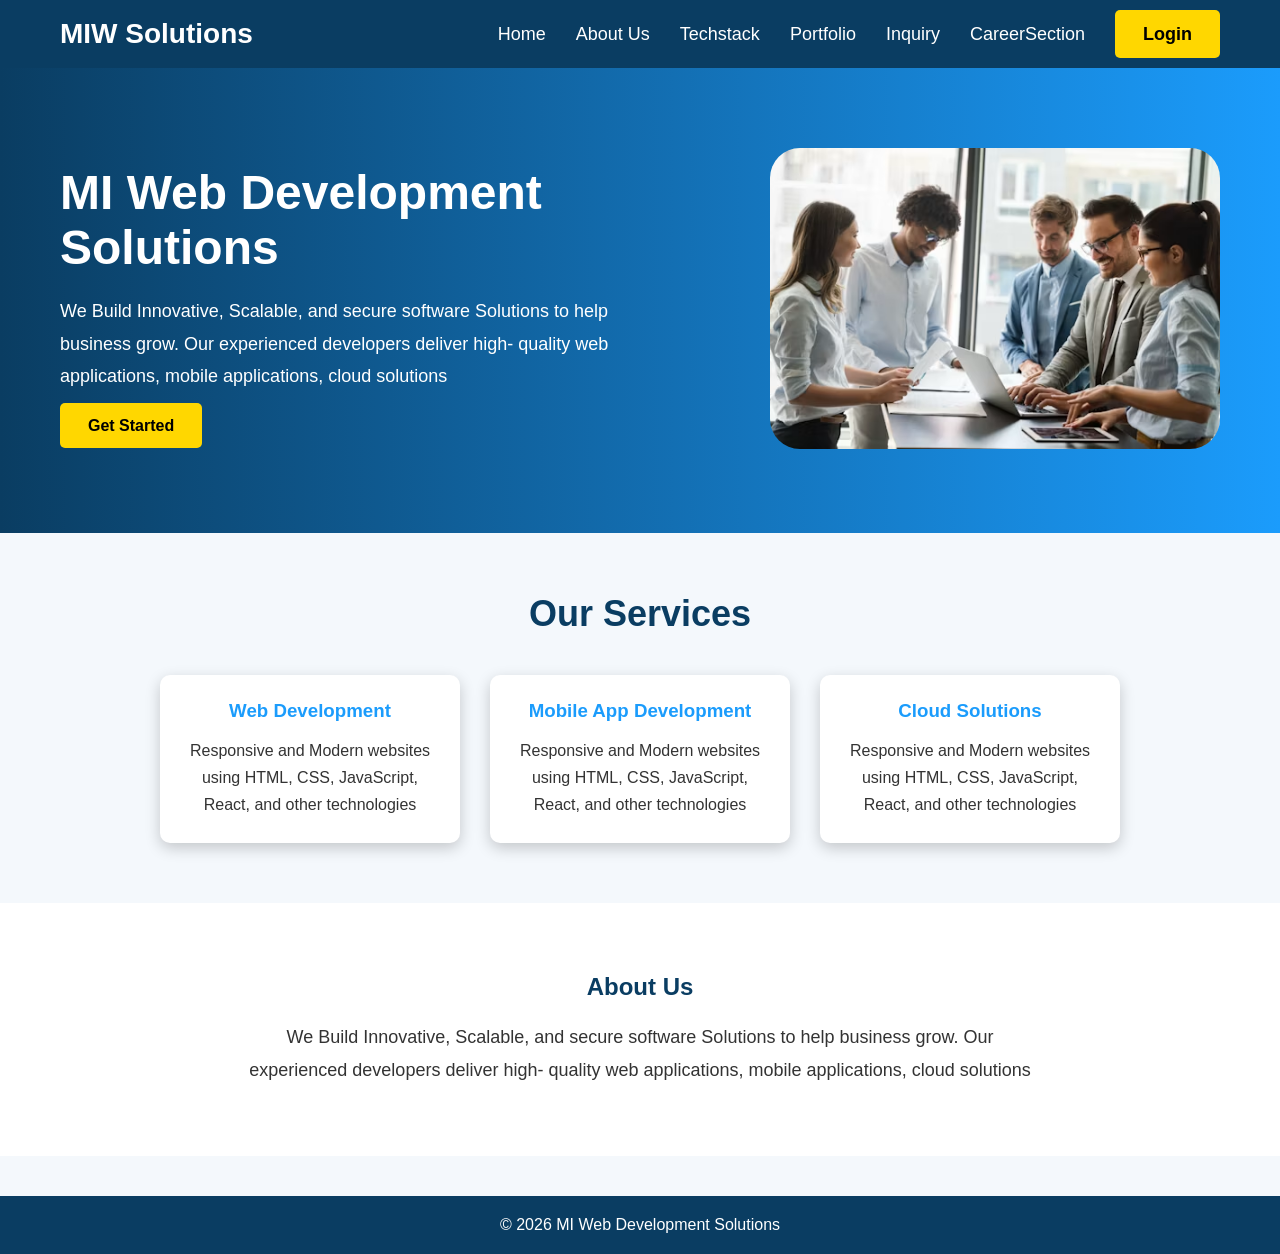
<file: index.html>
<!DOCTYPE html>
<html lang='en'>
<head>
    <meta charset='utf-8'>
    <meta name='viewport' content='width=device-width, initial-scale=1'>
    <title>MI Development Solutions</title>
    <style>
        *{
            margin:0;
            padding:0;
            box-sizing:border-box;
            font-family:Arial, Helvetica, sans-serif;
        }

        body{
            background:#f4f8fc;
            color:#333;
        }

        /* Navigation */

        nav{
            background:#0A3D62;
            display:flex;
            justify-content:space-between;
            align-items:center;
            padding:18px 60px;
        }

        .logo{
            color:white;
            font-size:28px;
            font-weight:bold;
        }

        nav ul{
            display:flex;
            list-style:none;
        }

        nav ul li{
            margin-left:30px;
        }

        nav ul li a{
            text-decoration:none;
            color:white;
            font-size:18px;
        }

        nav ul li a:hover{
            color:#FFD700;
        }

        /* Hero Section */

        .hero{
            display:flex;
            justify-content:space-between;
            align-items:center;
            padding:80px 60px;
            background:linear-gradient(to right,#0A3D62,#1B9CFC);
            color:white;
        }
         
        .hero-text{
            width:50%;
        }
        .hero-text h1{
            font-size:48px;
            margin-bottom:20px;
        }

        .hero-text p{
            font-size:18px;
            line-height:1.8;
            margin-bottom:25px;
        }
         .image{
            border-radius: 30px;
         }
        .btn{
            background:#FFD700;
            color:#000;
            padding:14px 28px;
            text-decoration:none;
            border-radius:5px;
            font-weight:bold;
        }

        .btn:hover{
            background:white;
        }

        .btn1{
            background:#FFD700;
            color:#000;
            padding:14px 28px;
            text-decoration:none;
            border-radius:5px;
            font-weight:bold;
        }

        .btn1:hover{
            background:white;
        }
        .hero img{
            width:450px;
        }

        /* Services */

        .services{
            text-align:center;
            padding:60px;
        }

        .services h2{
            color:#0A3D62;
            margin-bottom:40px;
            font-size:36px;
        }

        .service-container{
            display:flex;
            justify-content:center;
            gap:30px;
            flex-wrap:wrap;
        }

        .box{
            background:white;
            width:300px;
            padding:25px;
            border-radius:10px;
            box-shadow:0 5px 15px rgba(0,0,0,0.2);
        }

        .box h3{
            color:#1B9CFC;
            margin-bottom:15px;
        }

        .box p{
            line-height:1.7;
        }

        .box:hover{
            transform:translateY(-10px);
            transition:0.5s;
        }

        /* About */

        .about{
            background:white;
            padding:70px;
            text-align:center;
        }

        .about h2{
            color:#0A3D62;
            margin-bottom:20px;
        }

        .about p{
            width:70%;
            margin:auto;
            line-height:1.8;
            font-size:18px;
        }

        /* Footer */

        footer{
            background:#0A3D62;
            color:white;
            text-align:center;
            padding:20px;
            margin-top:40px;
        }

    </style>
</head>
<body>
    <nav>
      <div class="logo">MIW Solutions</div>
      <ul>
        <li><a href="index.html">Home</a></li>
        <li><a href="Aboutus.html">About Us</a></li>
        <li><a href="techstack.html">Techstack</a></li>
        <li><a href="portfolio.html">Portfolio</a></li>
        <li><a href="inquiry.html">Inquiry</a></li>
        <li><a href="careersection.html">CareerSection</a></li>
        <li><a href="login.html" class="btn1">Login</a></li>
      </ul>
    </nav>
    <section class="hero">
        <div class="hero-text">
            <h1>MI Web Development Solutions </h1>
            <p>We Build Innovative, Scalable, and  secure software Solutions
                to help business grow. Our experienced developers deliver
                high- quality web applications, mobile applications, cloud solutions
            </p>
            <a href="inquiry.html" class="btn">Get Started</a>

        </div>
        <div>
            <img src="IMG.JPG" class="image" alt="MI Web Development solutions">
        </div>

    </section>
    <section class="services">
        <h2>Our Services</h2>
    <div class="service-container">
        <div class="box">
            <h3>Web Development</h3>
            <p> Responsive and Modern websites using HTML, CSS, JavaScript, React, and other technologies</p>

        </div>

        <div class="box">
            <h3>Mobile App Development</h3>
            <p> Responsive and Modern websites using HTML, CSS, JavaScript, React, and other technologies</p>

        </div>

        <div class="box">
            <h3>Cloud Solutions</h3>
            <p> Responsive and Modern websites using HTML, CSS, JavaScript, React, and other technologies</p>

        </div>
    </div>
    </section>
    <section class="about">
        <h2>About Us</h2>
        <p>
    We Build Innovative, Scalable, and  secure software Solutions
    to help business grow. Our experienced developers deliver
    high- quality web applications, mobile applications, cloud solutions 
        </p>
    </section>
    <footer>

 <p>&copy; 2026 MI Web Development Solutions </p>
    </footer>
</body>
</html>
</file>
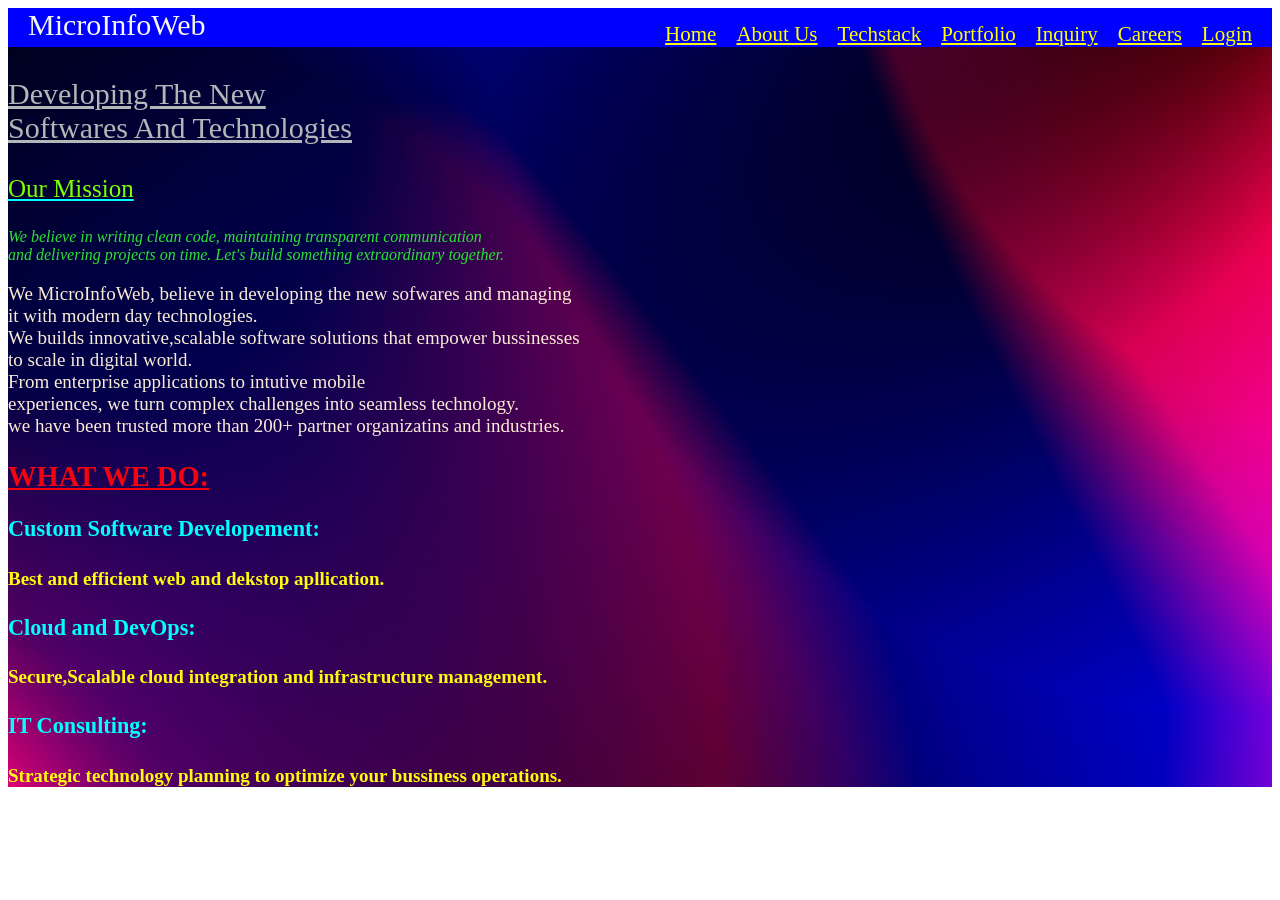
<file: Aboutus.html>
<!doctype html>
<html lang="en">
   <head>
    <meta charset="UTF-8">
    <meta name="viewport" content="wdth=device-width, initial-scale=1.0">
    <title>About Us</title>
   </head>
   <style>
      header{
        background: url(backimgmixclr.jpg);
        background-position: center;
        background-size: cover;
        height: auto;
      }

      .logo{
        font-size: 30px;
        color: rgb(247, 245, 242);
       padding-left: 20px;
      }

      nav{
        padding-top: 0px;
        margin-left: 0px;
        width: 100%;
        background-color: blue;

      }

      .d1{
        color: rgb(253, 254, 255);
        font-size: 26px;
        padding-left: 10px;
        padding-top: 10px;
        text-decoration:none;
        border:dashed;
        border-radius: 4px;
        display: inline-block;
        padding: 8px 12px;
      }

      ul{
        margin-top: -20px;
         padding-top: 0px;
         padding-left: 300px;
         margin-right: 20px;
        color: rgb(250, 246, 3);
           float:right top;
           display: flex;
           justify-content:right;
           gap: 20px;
         list-style-type: none;
         font-size: 21px;
         
        
      }

      a{
        color: yellow;
      }

       a:hover{
        background-color: rgb(249, 251, 252);
        color: rgb(255, 38, 0);
    
      }

      .a1{
        color: yellow;
      }

      .a2{
        color: yellow;
      }

      .p1{
        color: rgb(178, 183, 184);
        text-decoration: underline;
        font-size: 30px;
      }

      .p3{
        color: chartreuse;
        font-size: 25px;
        text-decoration-color: aqua;
        text-decoration-line: underline;
      }

      .d2{
        text-decoration:none;
        color: antiquewhite;
        font-size: 19px;
      }

      i{
        color: rgb(43, 226, 52);
      }

      .hh1{
        color: rgb(243, 4, 16);
        text-decoration: underline;
      }

      .h31,.h32,.h33{
        color:aqua
      }

      .h41,.h42,.h43{
        color: rgb(255, 251, 12);
      }
   </style>
   <body>
       <header>
      <nav>
      <div class="logo">MicroInfoWeb</div>
      <ul>
        <li><a href="index.html">Home</a></li>
         <li><a href="Aboutus.html">About Us</a></li>
        <li><a href="techstack.html">Techstack</a></li>
        <li><a href="portfolio.html">Portfolio</a></li>
        <li><a href="inquiry.html">Inquiry</a></li>
        <li><a href="careersection.html">Careers</a></li>
        <li><a href="login.html">Login</a></li>
      </ul>
    </nav>
                <p class="p1">
                    Developing The New <br>Softwares And Technologies
                </p>
                <p class="p3">Our Mission</p>
                <i>We believe in writing clean code, maintaining transparent communication<br>
                and delivering projects on time. Let's build something extraordinary together. </i>
                <div class="d2">
                <p classs="p2">
                    We MicroInfoWeb, believe in developing the new sofwares and  managing <br>
                    it with modern day technologies.<br>
                    We builds innovative,scalable software solutions that empower bussinesses<br>
                    to scale in digital world. <br> From enterprise applications to intutive mobile<br>
                    experiences, we turn complex challenges into seamless technology.<br>
                    we have been trusted more than 200+ partner organizatins and industries.

                 <h2 class="hh1">WHAT WE DO: </h2>
                    <h3 class="h31">Custom Software Developement:</h3>
                    <h4 class="h41">Best and efficient web and dekstop apllication.</h4>
                    <h3 class="h32">Cloud and DevOps:</h3>
                    <h4 class="h42">Secure,Scalable cloud integration and infrastructure management. </h4>
                    <h3 class="h33">IT Consulting:</h3>
                    <h4 class="h43">Strategic technology planning to optimize your bussiness operations.</h4>

                </p>
                </div>
            
       </header>
   </body>
</html>
</file>
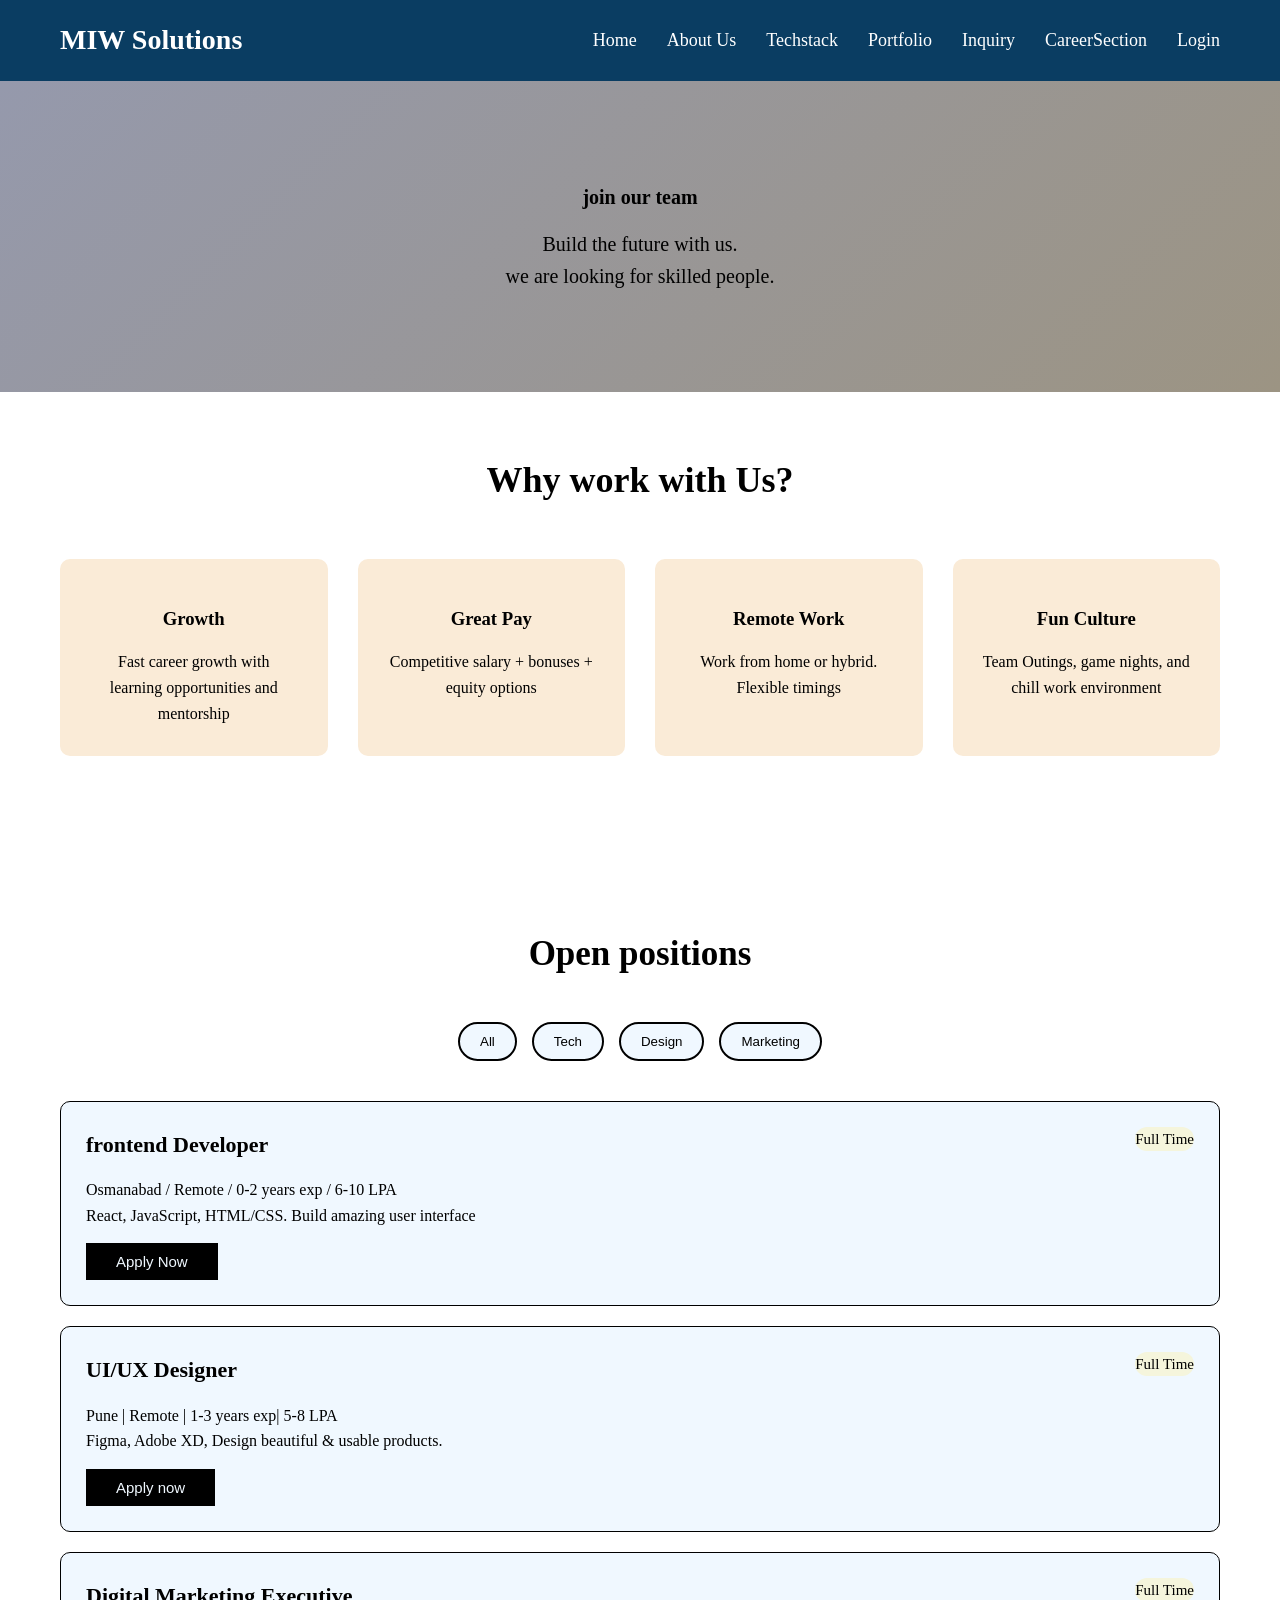
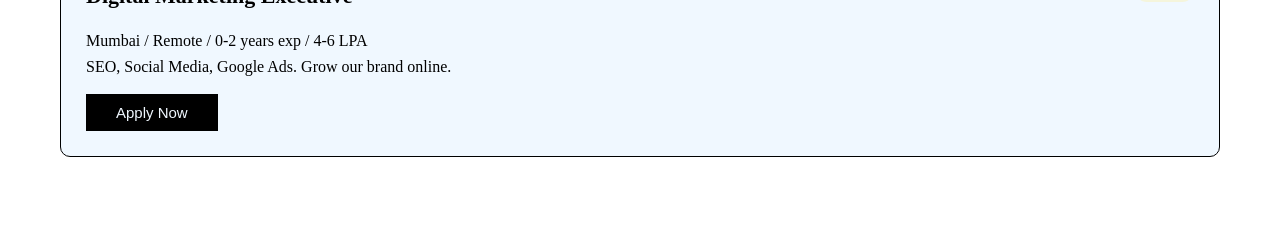
<file: careersection.html>
<!DOCTYPE html>
<html>
    <head>
        <title>careers</title>
        <style>
            *{
                margin:0;
                padding:0;
                box-sizing: border-box;
            }

            body {
                line-height: 1.6;
                color:black;
            }

            .career-hero {
                background: linear-gradient(135deg, #9599ac 0%, rgb(156, 148, 131) 100%);
                color:black;
                text-align: center;
                padding: 100px 20px;
            }

            .career-hero h1 {
                font-size: 20px;
                margin-bottom: 15px;
            }

            .career-hero p {
                font-size: 20px;

            }

            .container {
                max-width: 1200px;
                margin: 0 auto;
                padding: 60px 20px;
            }

            .benefits {
                display:grid;
                grid-template-columns: repeat(auto-fit, minmax(250px, 1fr));
                gap: 30px;
                margin: 50px 0;
            }

            .benefit-card {
                background-color: antiquewhite;
                padding: 30px;
                border-radius: 10px;
                text-align: center;

            }

            .benefit-card h3 {
                color:black;
                margin: 15px 0;
            }

            .jobs-section h2 {
                text-align: center;
                font-size: 35px;
                margin-bottom: 40px;
            }

            .job-filters {
                display:flex;
                gap: 15px;
                justify-content: center;
                margin-bottom: 40px;
                flex-wrap:wrap;
            }

            .filter-btn {
                padding:10px 20px;
                border:2px solid black;
                background-color: aliceblue;
                color:black;
                border-radius: 25px;
                cursor: pointer;

            }

            .job-card {
                background-color: aliceblue;
                border: 1px solid black;
                border-radius: 10px;
                padding: 25px;
                margin-bottom: 20px;

            }
        

            .job-header {
                display: flex;
                justify-content: space-between;
                align-items: start;
                margin-bottom: 15px;
                flex-wrap: wrap;
                gap: 10px;
            }

            .job-title {
                font-size: 22px;
                color:black;
                display: inline-block;
                margin-right: 10px;
            }

            .job-type {
                background-color: beige;
                color:black;
                padding: 5px 15x;
                border-radius: 20px;
                font-size: 15px;
                font-weight: 500;
                display: inline-block;
                margin-left: 10px;
                vertical-align: middle;

            }

            .job-details {
                color:black;
                margin-bottom: 15px;
            }

            .apply-btn {
                background-color: black;
                color:aliceblue;
                padding: 10px 30px;
                border: none;
                cursor: pointer;
                font-size: 15px;
            }

            .model {
                display:none;
                position:fixed;
                width:100%;
                height:100%;
                top:0;
                left:0;
                background-color: rgba(0,0,0,0.7);
                z-index:9999;
                justify-content: center;
                align-items: center;
            }

            .model-content {
                background-color:aliceblue;
                padding: 40px;
                border-radius: 10px;
                width: 90%;
                position: relative;
                max-width: 500px;
                box-shadow:0 5px 30px rgba(0,0,0,0.4)
                        }

            .model-content h3 {
                margin-bottom: 20px;
            }
            .model-content
            
            .form-group {
                margin-bottom: 20px;
            }

            .form-group label {
                display:block;
                margin-bottom:  5px;
                font-weight: 500;
            }
            
            
            .form-group input, .form-group textarea {
                width:100%;
                padding: 12px;
                border: 1px solid black;
                border-radius: 5px;
                font-size: 15px;
            }

            .close-model {
                float: right;
                font-size: 30px;
                cursor: pointer;
                color:black;
            }
             nav{
            background:#0A3D62;
            display:flex;
            justify-content:space-between;
            align-items:center;
            padding:18px 60px;
        }

        .logo{
            color:white;
            font-size:28px;
            font-weight:bold;
        }

        nav ul{
            display:flex;
            list-style:none;
        }

        nav ul li{
            margin-left:30px;
        }

        nav ul li a{
            text-decoration:none;
            color:white;
            font-size:18px;
        }

        nav ul li a:hover{
            color:#FFD700;
        }


        </style>
    </head>
    <body>
        <nav>
      <div class="logo">MIW Solutions</div>
      <ul>
        <li><a href="index.html">Home</a></li>
         <li><a href="Aboutus.html">About Us</a></li>
          <li><a href="techstack.html">Techstack</a></li>
        <li><a href="portfolio.html">Portfolio</a></li>
        <li><a href="inquiry.html">Inquiry</a></li>
        <li><a href="careersection.html">CareerSection</a></li>
        <li><a href="login.html" class="btn1">Login</a></li>
      </ul>
    </nav>

        <section class="career-hero">
            <h1>join our team</h1>
            <p>Build the future with us.</br>
            we are looking for skilled people.</p>
        </section>

        <section class="container">
            <h2 style="text-align: center; font-size: 36px; margin-bottom: 20px;">Why work with Us?</h2>
            <div class="benefits">
                <div class="benefit-card">
                <h3> Growth</h3>
                <p>Fast career growth with learning opportunities and mentorship</p>
            </div>
            <div class="benefit-card">
                <h3> Great Pay</h3>
                <p>Competitive salary + bonuses + equity options</p>
            </div>

            <div class="benefit-card">
                <h3>Remote Work</h3>
                <p>Work from home or hybrid. Flexible timings</p>
            </div>

            <div class="benefit-card">
                <h3>Fun Culture</h3>
                <p>Team Outings, game nights, and chill work environment</p>
            </div>
            </div>
        </section>

        <section class="container jobs-section">
            <h2> Open positions</h2>

            <div class="job-filters">
                <button class="filter-btn" onclick="filterJobs('all')">All</button>

                <button class="filter-btn" onclick="filterJobs('Tech')">Tech</button>

                <button class="filter-btn" onclick="filterJobs('design')">Design</button>

                <button class="filter-btn" onclick="filterJobs('Marketing')">Marketing</button>
            </div>

            <div id="jobList">
                <div class="job-card" data-category="tech">
                    <div class="job-header">
                        <h3 class="job-title">frontend Developer</h3>
                        <span class="job-type">Full Time</span>
                    </div>
                    <div class="job-details">
                        <p> Osmanabad / Remote / 0-2 years exp / 6-10 LPA</p>
                        <p>React, JavaScript, HTML/CSS. Build amazing user interface</p>
                    </div>
                    <button class="apply-btn" onclick="openModel('Frontend Developer')">Apply Now</button>
                </div>

                <div class="job-card" data-category="design">
                    <div class="job-header">
                        <h3 class="job-title">UI/UX Designer</h3>
                        <span class="job-type">Full Time</span>
                    </div>

                    <div class="job-details">
                        <p> Pune | Remote | 1-3 years exp| 5-8 LPA</p>
                        <p>Figma, Adobe XD, Design beautiful & usable products.</p>
                    </div>
                    <button class="apply-btn" onclick="openModel('UI/UX Designer')">Apply now</button>
                </div>

                <div id="jobList">
                <div class="job-card" data-category="marketing">
                    <div class="job-header">
                        <h3 class="job-title">Digital Marketing Executive</h3>
                        <span class="job-type">Full Time</span>
                    </div>
                    <div class="job-details">
                        <p> Mumbai / Remote / 0-2 years exp / 4-6 LPA</p>
                        <p>SEO, Social Media, Google Ads.
                            Grow our brand online.
                        </p>
                    </div>
                    <button class="apply-btn" onclick="openModel('Digital Marketing Executive')">Apply Now</button>
                </div>
            </div>
        </section>

        <div id="applyModel" class="model">
            <div class="model-content">
                <span class="close-model" onclick="closeModel()"></span>
                <h3>Apply for <span id="jobTitle"></span></h3>
                <form id="applicationForm">
                    <div class="app-form">
                   <p> full name:<input type="text" placeholder="Full name" required></br></p>
                   <p> email:<input type="email" placeholder="email" required></br></p>
                   <p> phone:<input type="number" placeholder="mobile nmber" required></br></p>
                   <p> resume:<input type="file" placeholder="resume" required></br></p>
                   <p> about yourself:<textarea rows="5" placeholder="why should we hire you?"></textarea></br></p>

                    <button type="submit" class="apply-btn" style="width:30%; height:30px">Submit</button>
                    </div>
                </form>
            </div>
        </div>

        <script>
            function filterJobs(category){
                const jobs=document.querySelectorAll('.job-card');
               const buttons=document.querySelectorAll('.filter-btn');

               buttons.forEach(btn => btn.classList.remove('active'));
               event.target.classList.add('active');
               

                jobs.forEach(job=> {
                    if(category === 'all' || job.dataset.category === category){
                        job.style.display='block';
                    }
                    else{
                        job.style.display='none';
                    }
                });
            }

            function openModel(jobName) {
                document.getElementById('jobTitle').textContent= jobName;

                document.getElementById('applyModel').style.display='flex';
            }
            function closeModel(){
                document.getElementById('applyModel').style.display ='none';
            }

            document.getElementById('applicationForm').addEventListener('submit' , function(e){
                e.preventDefault();
                alert('application submitted successfully! we will contact you soon.');
                closeModel();
                this.reset();
            });

            window.onclick= function(e) {
                const model = document.getElementById('applyModel');
                if(e.target===model)
                closeModel();
            }
    
        </script>
    </body>
</html>
</file>
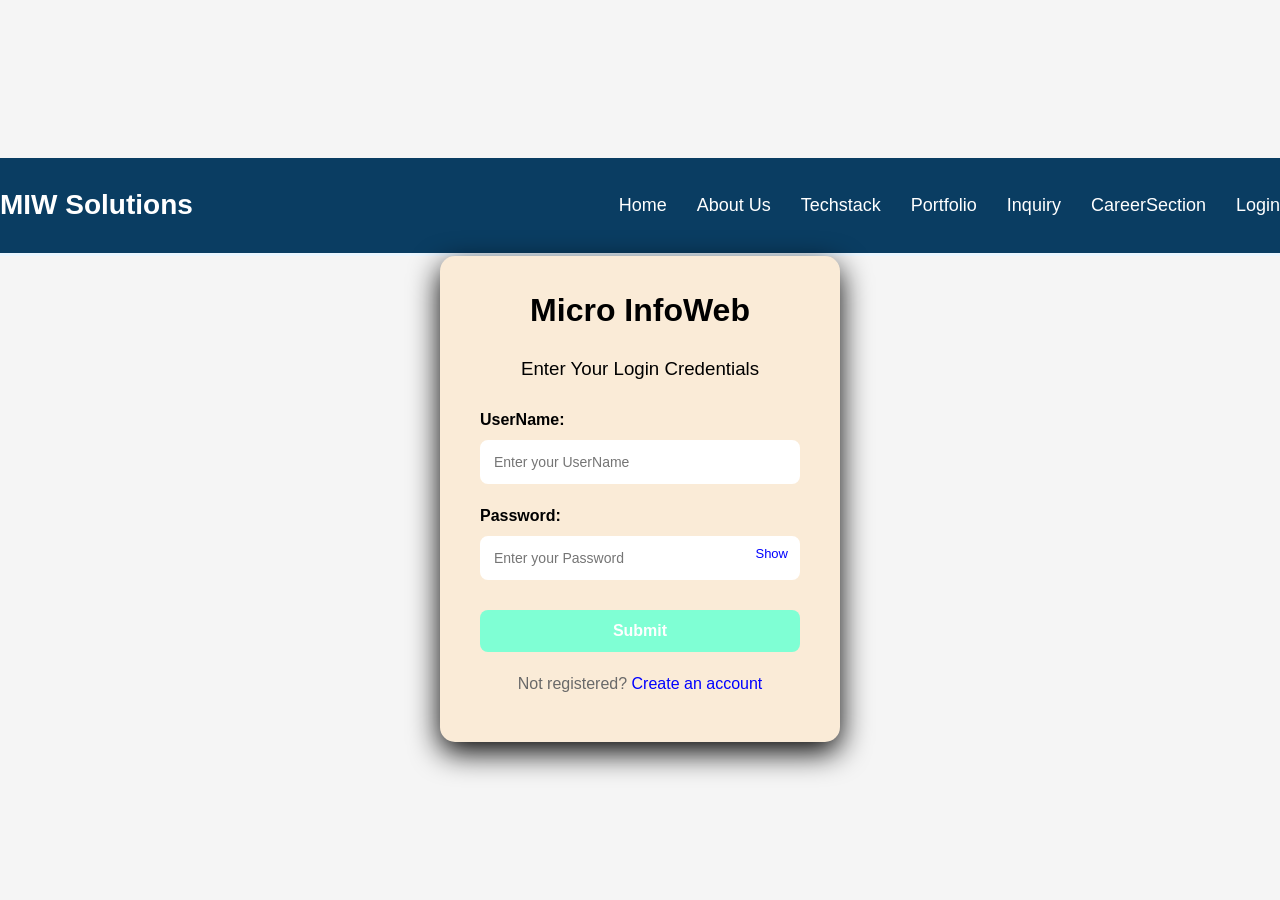
<file: login.html>
<!DOCTYPE html>
<html lang="en">

<head>
    <meta charset="UTF-8">
    <meta name="viewport" content="width=device-width, initial-scale=1.0">
    <title>Login Page</title>
    <style>

        body {
            display: flex;
            align-items: center;
            justify-content: center;
            font-family:'Segoe UI', Tahoma, Geneva, Verdana, sans-serif;
            line-height: 1.5;
            min-height: 100vh;
            background: whitesmoke;
            flex-direction: column;
            margin: 0;
        }

        nav{
            background:#0A3D62;
            display:flex;
            justify-content:space-between;
            align-items:center;
            padding:18px 60px;
            border-bottom: #EAF6FF;
            border-bottom-style: solid;
            width: 100%;
        }

        .logo{
            color:white;
            font-size:28px;
            font-weight:bold;
        }

        nav ul{
            display:flex;
            list-style:none;
        }

        nav ul li{
            margin-left:30px;
        }

        nav ul li a{
            text-decoration:none;
            color:white;
            font-size:18px;
        }

        nav ul li a:hover{
            color:#FFD700;
        }

        .main {
            background-color: antiquewhite;
            border-radius: 15px;
            box-shadow:  0 10px 30px black;
            padding: 30px 40px;
            transition: all 0.3s ease;
            width: 100%;
            max-width: 400px;
            text-align: center;
            box-sizing: border-box;
        }

        h1 {
            color: black;
            margin-top: 0;
        }

        h3 {
            color:black;
            font-weight: 400;
            margin-bottom: 25px;
        }

        .input-group {
            position: relative;
            margin-bottom: 20px;
        }

        label {
            display: block;
            width: 100%;
            margin-bottom: 8px;
            text-align: left;
            color: black;
            font-weight: bold;
        }

        input {
            display: block;
            width: 100%;
            padding: 12px;
            box-sizing: border-box;
            border: 2px solid white;
            border-radius: 8px;
            font-size: 14px;
            transition: border-color 0.3s;
        }

        input:focus {
            outline: none;
            border-color: black;
        }

        .password-toggle {
            position: absolute;
            right: 12px;
            top: 40px;
            cursor: pointer;
            font-size: 13px;
            color: blue;
            user-select: none;
        }

        button {
            padding: 12px;
            border-radius: 8px;
            margin-top: 10px;
            border: none;
            color: white;
            cursor: pointer;
            background-color: aquamarine;
            width: 100%;
            font-size: 16px;
            font-weight: bold;
            transition: background 0.3s, transform 0.1s;
        }

        button:hover {
            background-color: aquamarine;
        }

        button:active {
            transform: scale(0.98);
        }

        p {
            margin-top: 20px;
            color: dimgrey;
        }

        .message {
            padding: 10px;
            border-radius: 6px;
            margin-bottom: 15px;
            display: none;
            font-size: 14px;
            text-align: left;
        }

        .error {
            background-color: antiquewhite;
            color: red;
            border: 1px solid pink;
            display: block;
        }

        .success {
            background-color: greenyellow;
            color: antiquewhite;
            border: 1px solid greenyellow;
            display: block;
        }

    </style>
</head>


<body>
   <nav>
      <div class="logo">MIW Solutions</div>
      <ul>
        <li><a href="index.html">Home</a></li>
        <li><a href="Aboutus.html">About Us</a></li>
        <li><a href="techstack.html">Techstack</a></li>
        <li><a href="portfolio.html">Portfolio</a></li>
        <li><a href="inquiry.html">Inquiry</a></li>
        <li><a href="careersection.html">CareerSection</a></li>
        <li><a href="login.html" class="btn1">Login</a></li>
      </ul>
    </nav>
    <div class="main">
        <h1>Micro InfoWeb</h1>
        <h3>Enter Your Login Credentials</h3>

        <div id="feedbackMessage" class="message"></div>

        <form id="loginForm" novalidate>
            <div class="input-group">
                <label for="username">UserName:</label>
                <input type="text" id="username" placeholder="Enter your UserName" required>
            </div>

            <div class="input-group">
                <label for="password">Password:</label>
                <input type="password" id="password" name="password" placeholder="Enter your Password" required>
                <span class="password-toggle" id="togglePassword">Show</span>
            </div>

            <button type="submit">Submit</button>
        </form>

        <p>Not registered?
            <a href="#" style="text-decoration: none; color: blue;">Create an account</a>
        </p>
    </div>

    
</body>
</html>
</file>
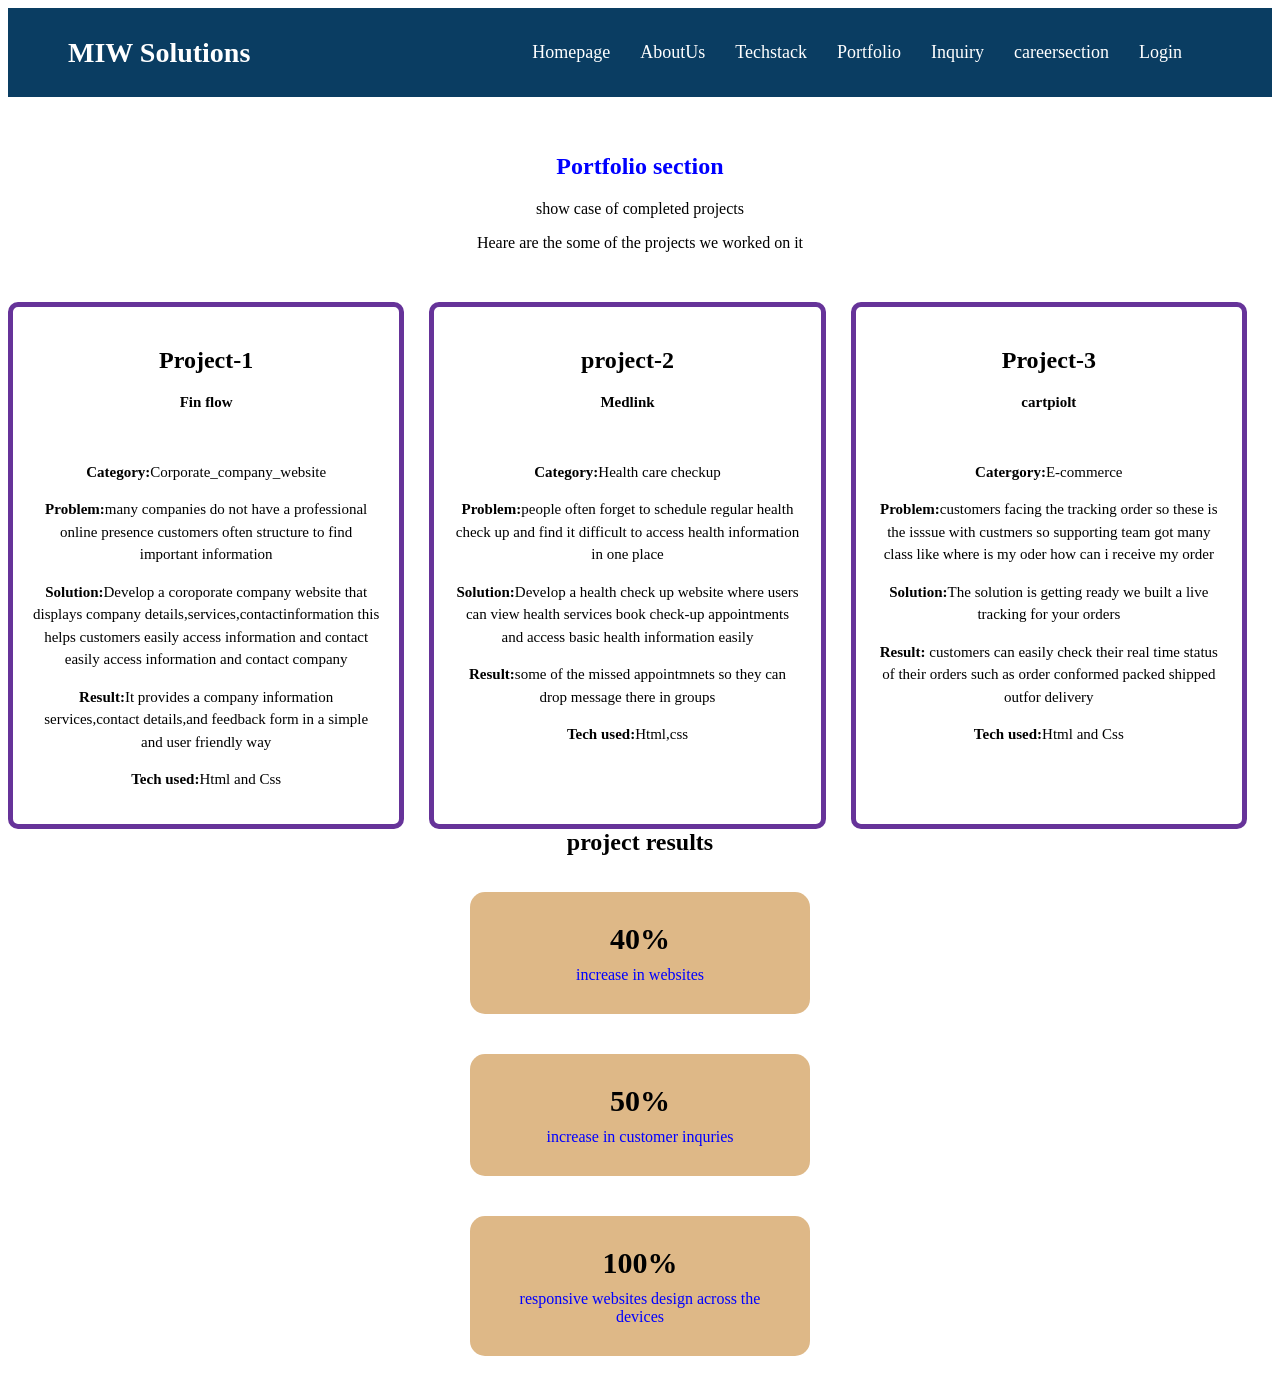
<file: portfolio.html>
<html>
    <head>
        <title>Portfolio section</title>
        <style>
            body{
                font-family: georgia, serif;
            }
            .project-container{
                display: flex;
                gap: 25px;
                justify-content: center;
                margin-top: 50px;
            }
            .Project-card{
                border: 5px solid rebeccapurple;
                border-radius: 10px;
                padding: 20px;
                width: 380px;
            }
            .Project-card h2{
                color: aqua;
                margin-bottom: 15px;
            }
            .project-card{
                background-color: white;
                transition: background-color 0.3s ease, transform 0.3s ease, box-shadow 0.3s ease;
            }
            .project-card:hover{
                background-color: cornflowerblue;
                transform: translate(-9px);
                box-shadow: 0 13px 25px blueviolet;
            }
            .Project-card .project-name{
                color: black;
                margin-bottom: 50px;
                font-size: 15px;
                font-weight: bold;
            }
            .Project-card p{
                color: black;
                margin-bottom: 13px;
                line-height: 1.5;
                font-size: 15px;
                
            }
            .project-card p strong{
                font-weight: bold;
            }
            .project-box{
                color: black;
            }
            h2{
                color: black;
                border-bottom: 2px red;
                display: inline;
               
                padding-bottom: 10px;
                width: 90px;
            }
            .results-container{
                display: flex;
                flex-direction: column;
                align-items: center;
                gap: 50px;
            }
            .result-box{
                background-color: burlywood;
                border-radius: 15px;
                padding: 30px;
                width: 280px;
                
                margin-bottom: 40px;
            }
             .percent{
                font-size: 30px;
                font-weight: bold;
                margin-bottom: 10px;
            }
            .result-box p{
                margin: 0;
                color: blue;

            }
             nav{
            background:#0A3D62;
            display:flex;
            justify-content:space-between;
            align-items:center;
            padding:18px 60px;
        }

        .logo{
            color:white;
            font-size:28px;
            font-weight:bold;
        }

        nav ul{
            display:flex;
            list-style:none;
        }

        nav ul li{
            margin-left:30px;
        }

        nav ul li a{
            text-decoration:none;
            color:white;
            font-size:18px;
        }

        nav ul li a:hover{
            color:#FFD700;
        }
        </style>
    </head>
    <body>
        <nav>
      <div class="logo">MIW Solutions</div>
      <ul>
        <li><a href="index.html">Homepage</a></li>
         <li><a href="Aboutus.html">AboutUs</a></li>
        <li><a href="techstack.html">Techstack</a></li>
        <li><a href="portfolio.html">Portfolio</a></li>
        <li><a href="inquiry.html">Inquiry</a></li>
        <li><a href="careersection.html">careersection</a></li>
          <li><a href="login.html" class="btn1">Login</a></li>
          <li><a 
      </ul>
    </nav>
            <br>
            <br>
            
            <section id="portfolio">
                <div class="top-section">
        <center><h1 style="color: blue;">Portfolio section</h1></center>
        <center><p>show case of completed projects</p>
        <p>Heare are the some of the projects we worked on it</p></center>
        </div>
        <center>
            
        <div class="Project-container">
            <div class="Project-card">

        <h1 style="color: black">Project-1</h1>
        <div class="project-name">Fin flow</div>
        <p><b>Category:</b>Corporate_company_website</p>
        <p><b>Problem:</b>many companies do not have a professional online presence customers often structure to find important information</p>
        <p><b>Solution:</b>Develop a coroporate company website that displays company details,services,contactinformation this helps customers easily access information and contact easily access information and contact company</p>
        <p><b>Result:</b>It provides a company information services,contact details,and feedback form in a  simple and user friendly way</p>
        <p><b>Tech used:</b>Html and Css</p>
        </div>
        <div class="Project-card">
            <h1 style="color: black;">project-2</h1>
            <div class="project-name">Medlink</div>
            <p><b>Category:</b>Health care checkup</p>
            <p><b>Problem:</b>people often forget to schedule regular health check up and find it difficult to access health information in one place</p>
        <p><b>Solution:</b>Develop a health check up website where users can view health services book check-up appointments and access basic health information easily</p>
        <p><b>Result:</b>some of the missed appointmnets so they can drop message there in groups</p>
        <p><b>Tech used:</b>Html,css</p>
        </div>
        <div class="Project-card">
            <h1 style="color: black;">Project-3</h1>
            <div class="project-name">cartpiolt</div>
            <p><b>Catergory:</b>E-commerce</p>
            <p><b>Problem:</b>customers facing the tracking order so these is the isssue with custmers so supporting team got many class like where is my oder how can i receive my order </p>
        <p><b>Solution:</b>The solution is getting ready we built a live tracking for your orders</p>
        <p><b>Result:</b> customers can easily check their real time status of their orders such as order conformed packed  shipped outfor delivery</p>
        <p><b>Tech used:</b>Html and Css</p>
        </div>
        <br>
        <br>
        </center>
        <center><h2>project results</h2>
            <br>
            <br>
            <br>
        <div claa="result-container">
            <div class="result-box">
                <div class="percent">40%</div>
                <p>increase in websites</p>
            </div>
            <div class="result-box">
                <div class="percent">50%</div>
                <p>increase in customer inquries</p>
            </div>
            <div class="result-box">
                <div class="percent">100%</div>
                <p>responsive websites design across the devices</p>
            </div>
            </div>
            </center>
            </section>
            
            </body>
            </html>
</file>
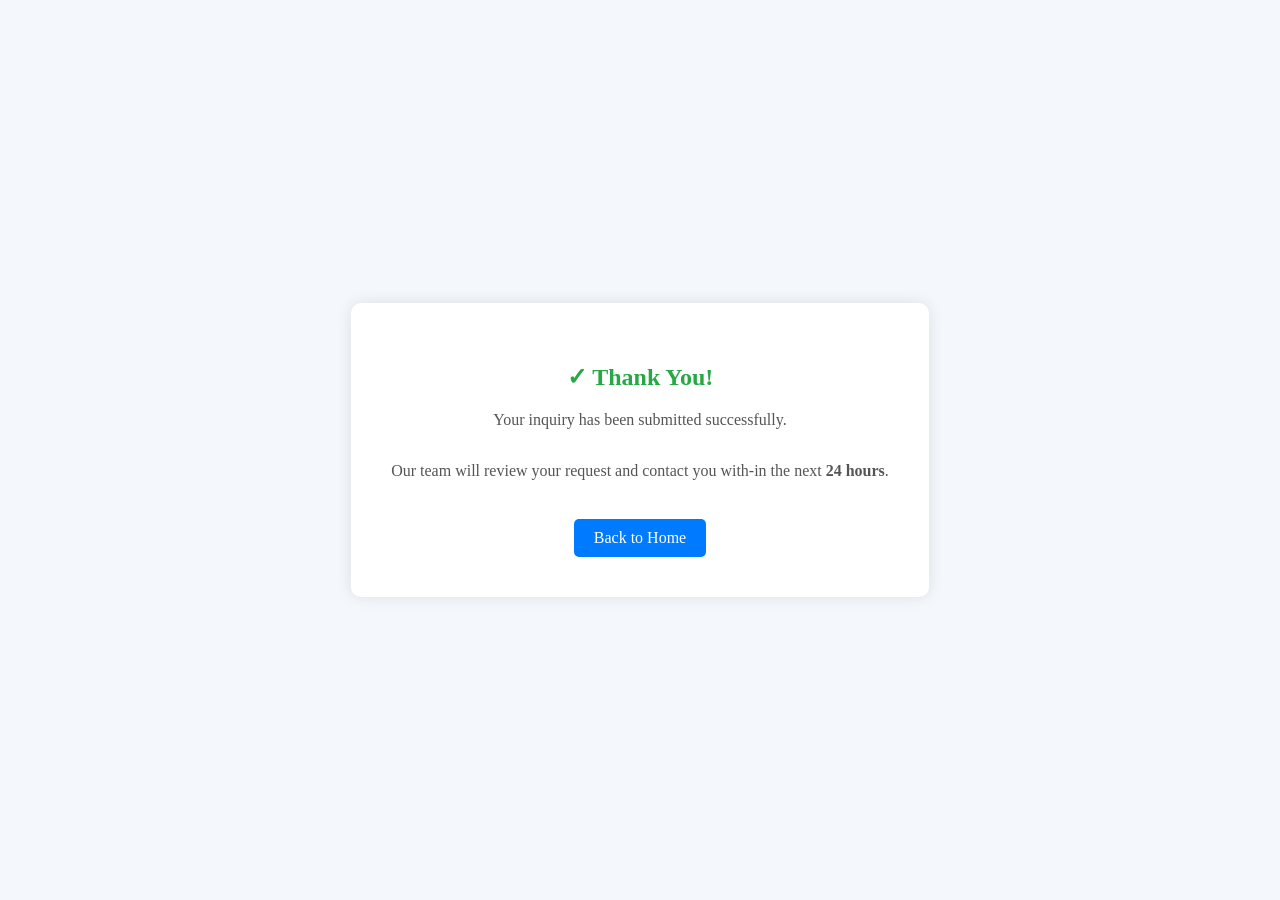
<file: submit.html>
<html>
<head>
    <meta charset="UTF-8">
    <meta name="viewport" content="width=device-width, initial-scale=1.0">
    <title>Inquiry Submitted</title>

    <style>
        body{
            font-family: Georgia, 'Times New Roman', Times, serif;
            background:#f4f7fc;
            display:flex;
            justify-content:center;
            align-items:center;
            height:100vh;
            margin:0;
        }

        .message-box{
            background:#fff;
            padding:40px;
            border-radius:10px;
            box-shadow:0 0 15px rgba(0,0,0,0.1);
            text-align:center;
            max-width:500px;
        }

        h2{
            color:#28a745;
            margin-bottom:15px;
        }

        p{
            color:#555;
            font-size:16px;
            line-height:1.6;
        }

        .button{
            display:inline-block;
            margin-top:20px;
            padding:10px 20px;
            background:#007BFF;
            color:#fff;
            text-decoration:none;
            border-radius:5px;
        }

        .button:hover{
            background:#0056b3;
        }
    </style>
</head>
<body>

<div class="message-box">
    <h2>✓ Thank You!</h2>

    <p>
        Your inquiry has been submitted successfully.
        <br><br>
        Our team will review your request and contact you with-in the next <strong>24 hours</strong>.
    </p>

    <a href="index.html" class="button">Back to Home</a>
</div>

</body>
</html>
</file>
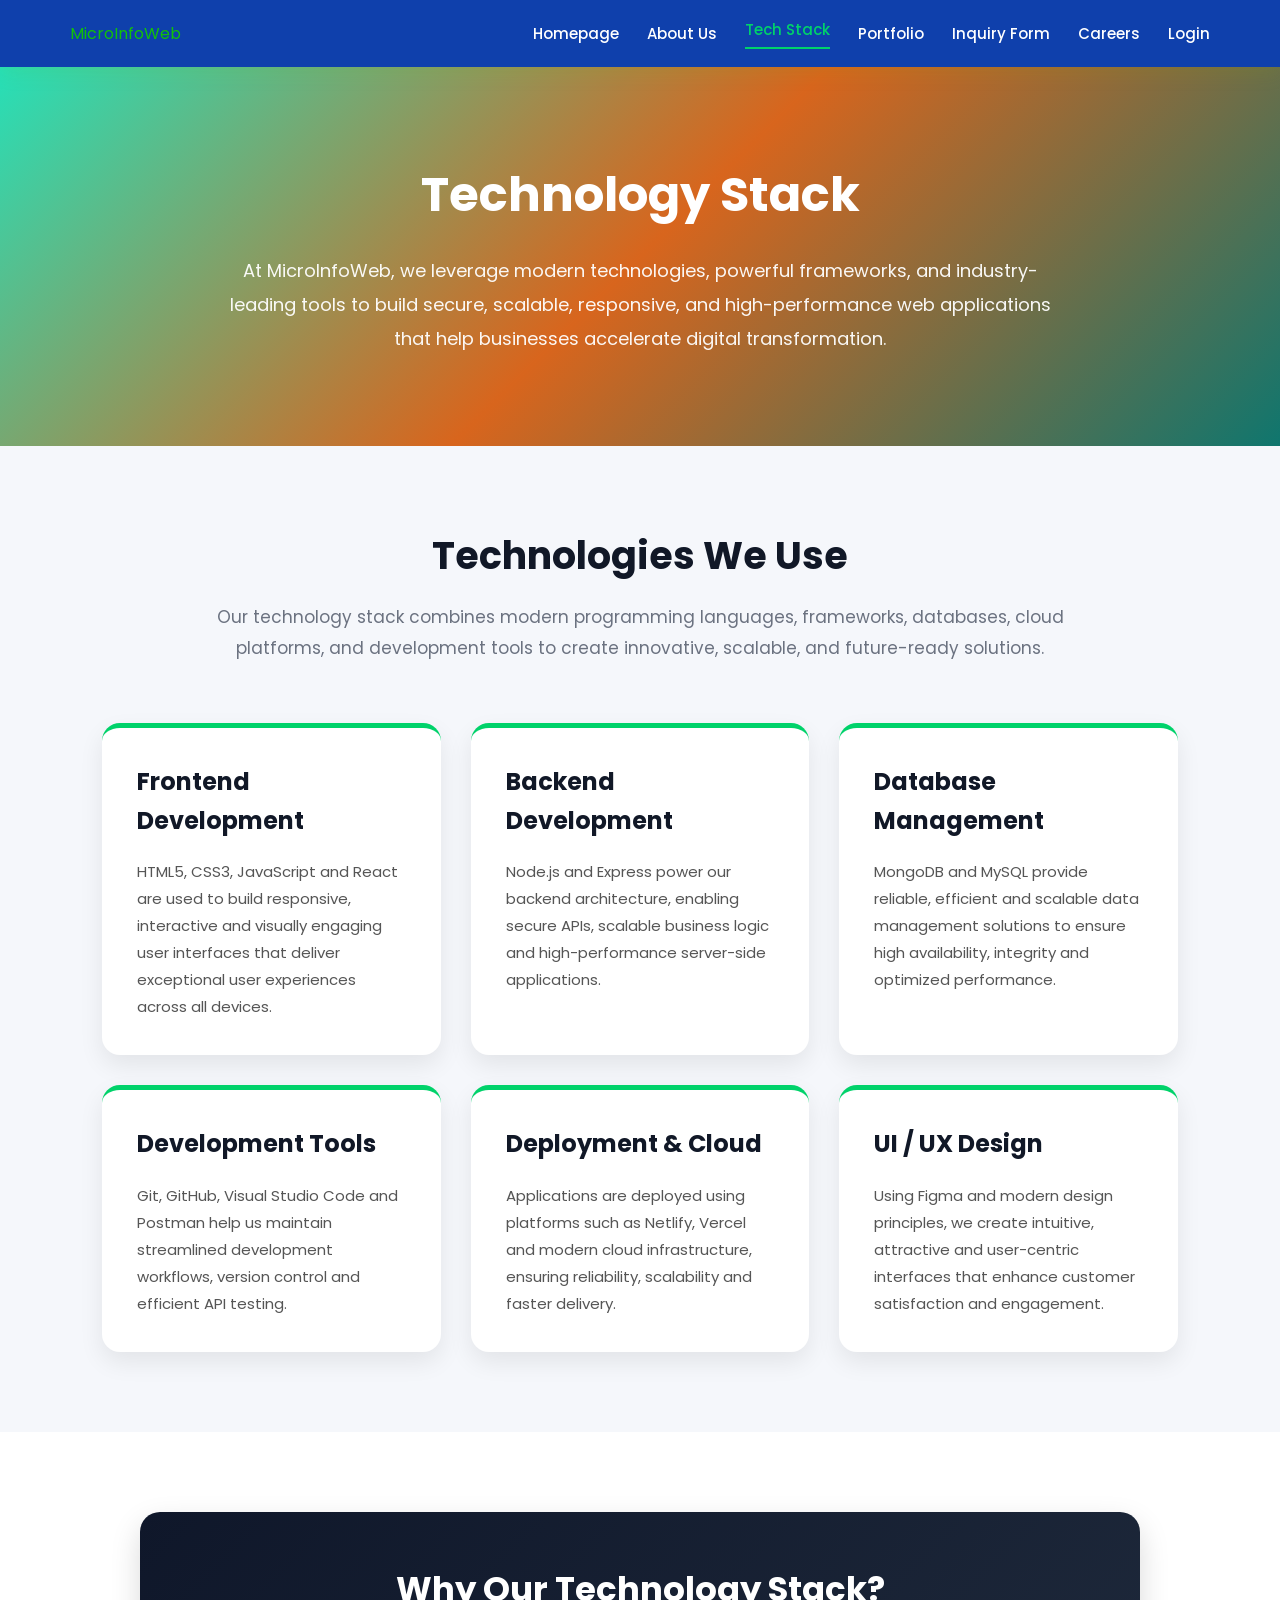
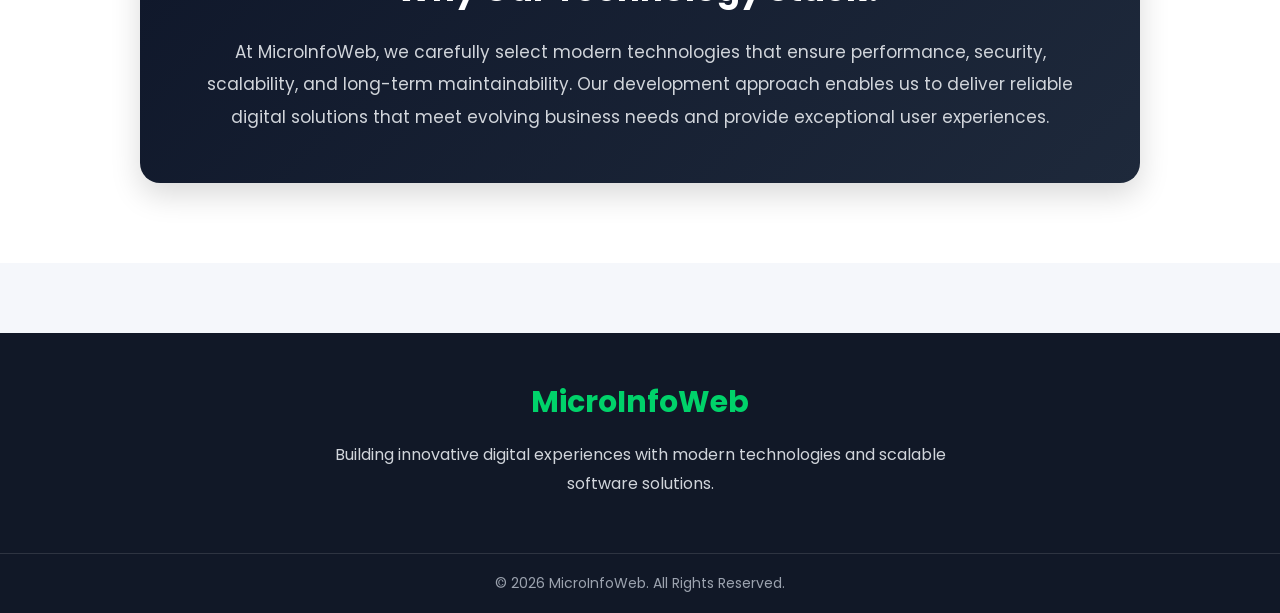
<file: techstack.html>
<!DOCTYPE html>
<html lang="en">

<head>
    <meta charset="UTF-8">
    <meta name="viewport" content="width=device-width, initial-scale=1.0">
    <title>Tech Stack | MicroInfoWeb</title>

    <link rel="stylesheet" href="style.css">
</head>

<body>

    <!-- ================= HEADER ================= -->

    <header class="navbar">

        <div class="logo">
            MicroInfoWeb
        </div>

        <nav class="nav-links">

            <a href="index.html">Homepage</a>
            <a href="Aboutus.html">About Us</a>
            <a href="techstack.html" class="active">Tech Stack</a>
            <a href="portfolio.html">Portfolio</a>
            <a href="inquiry.html">Inquiry Form</a>
            <a href="careersection.html">Careers</a>
            <a href="login.html">Login</a>

        </nav>

    </header>

    <!-- ================= HERO SECTION ================= -->

    <section class="hero">

        <h1>Technology Stack</h1>

        <p>
            At MicroInfoWeb, we leverage modern technologies, powerful
            frameworks, and industry-leading tools to build secure,
            scalable, responsive, and high-performance web applications
            that help businesses accelerate digital transformation.
        </p>

    </section>

    <!-- ================= TECH STACK ================= -->

    <section class="tech-section">

        <h2>Technologies We Use</h2>

        <p class="section-description">
            Our technology stack combines modern programming languages,
            frameworks, databases, cloud platforms, and development tools
            to create innovative, scalable, and future-ready solutions.
        </p>

        <div class="cards">

            <div class="card">

                <h3>Frontend Development</h3>

                <p>
                    HTML5, CSS3, JavaScript and React are used to build
                    responsive, interactive and visually engaging user
                    interfaces that deliver exceptional user experiences
                    across all devices.
                </p>

            </div>

            <div class="card">

                <h3>Backend Development</h3>

                <p>
                    Node.js and Express power our backend architecture,
                    enabling secure APIs, scalable business logic and
                    high-performance server-side applications.
                </p>

            </div>

            <div class="card">

                <h3>Database Management</h3>

                <p>
                    MongoDB and MySQL provide reliable, efficient and
                    scalable data management solutions to ensure high
                    availability, integrity and optimized performance.
                </p>

            </div>

            <div class="card">

                <h3>Development Tools</h3>

                <p>
                    Git, GitHub, Visual Studio Code and Postman help us
                    maintain streamlined development workflows, version
                    control and efficient API testing.
                </p>

            </div>

            <div class="card">

                <h3>Deployment & Cloud</h3>

                <p>
                    Applications are deployed using platforms such as
                    Netlify, Vercel and modern cloud infrastructure,
                    ensuring reliability, scalability and faster delivery.
                </p>

            </div>

            <div class="card">

                <h3>UI / UX Design</h3>

                <p>
                    Using Figma and modern design principles, we create
                    intuitive, attractive and user-centric interfaces
                    that enhance customer satisfaction and engagement.
                </p>

            </div>

        </div>

    </section>
        <!-- ================= WHY OUR TECH STACK ================= -->

    <section class="why-tech">

        <div class="why-container">

            <h2>Why Our Technology Stack?</h2>

            <p>
                At MicroInfoWeb, we carefully select modern technologies that
                ensure performance, security, scalability, and long-term
                maintainability. Our development approach enables us to deliver
                reliable digital solutions that meet evolving business needs and
                provide exceptional user experiences.
            </p>

        </div>

    </section>

    <!-- ================= FOOTER ================= -->

    <footer class="footer">

        <div class="footer-content">

            <h3>MicroInfoWeb</h3>

            <p>
                Building innovative digital experiences with modern technologies
                and scalable software solutions.
            </p>

        </div>

        <div class="footer-bottom">
            © 2026 MicroInfoWeb. All Rights Reserved.
        </div>

    </footer>

</body>

</html>
</file>
<file: style.css>
/* ==============================
   GOOGLE FONT
============================== */

@import url('https://fonts.googleapis.com/css2?family=Poppins:wght@300;400;500;600;700;800&display=swap');

/* ==============================
   RESET
============================== */

*{
    margin:0;
    padding:0;
    box-sizing:border-box;
    font-family:'Poppins',sans-serif;
}

html{
    scroll-behavior:smooth;
}

body{
    background:#f5f7fb;
    color:#12c109;
    line-height:1.6;
}

/* ==============================
   NAVBAR
============================== */

.navbar{
    display:flex;
    justify-content:space-between;
    align-items:center;
    padding:18px 70px;
    background:#0f40ac;
    position:sticky;
    top:0;
    z-index:1000;
    box-shadow:0 5px 20px rgba(121, 177, 11, 0.12);
}

.logo{
    flex-shrink:0;
    display:flex;
    align-items:center;
}

.logo img{
    height:100px;   /* Change this value if needed */
    width:auto;
    display:block;
}

.nav-links{
    display:flex;
    gap:28px;
    align-items:center;
}

.nav-links a{
    color:#fff;
    text-decoration:none;
    font-size:15px;
    font-weight:500;
    transition:.3s;
}

.nav-links a:hover{
    color:#00d26a;
}

.nav-links .active{
    color:#00d26a;
    border-bottom:2px solid #00d26a;
    padding-bottom:5px;
}

/* ==============================
   HERO SECTION
============================== */

.hero{
    background:linear-gradient(135deg,#26e0b8,#d8651d,#0f766e);
    color:#fff;
    text-align:center;
    padding:90px 20px;
}

.hero h1{
    font-size:48px;
    margin-bottom:20px;
    font-weight:700;
}

.hero p{
    max-width:850px;
    margin:auto;
    font-size:18px;
    line-height:1.9;
    opacity:.95;
}

/* ==============================
   TECH SECTION
============================== */

.tech-section{
    padding:80px 8%;
}

.tech-section h2{
    text-align:center;
    font-size:38px;
    color:#111827;
    margin-bottom:15px;
}

.section-description{
    max-width:900px;
    margin:0 auto 60px;
    text-align:center;
    color:#6b7280;
    font-size:17px;
    line-height:1.8;
}

/* ==============================
   TECH CARDS
============================== */

.cards{
    display:grid;
    grid-template-columns:repeat(auto-fit,minmax(300px,1fr));
    gap:30px;
}

.card{
    background:#fff;
    padding:35px;
    border-radius:18px;
    box-shadow:0 10px 25px rgba(0,0,0,.08);
    border-top:5px solid #00d26a;
    transition:.35s;
}

.card:hover{
    transform:translateY(-10px);
    box-shadow:0 18px 35px rgba(0,0,0,.15);
}

.card h3{
    color:#111827;
    margin-bottom:18px;
    font-size:24px;
}

.card p{
    color:#555;
    line-height:1.8;
    font-size:15px;
}
/* ==============================
   WHY OUR TECH STACK
============================== */

.why-tech{
    background:#ffffff;
    padding:80px 8%;
}

.why-container{
    max-width:1000px;
    margin:auto;
    text-align:center;
    background:linear-gradient(135deg,#0f172a,#1e293b);
    color:#fff;
    padding:50px;
    border-radius:20px;
    box-shadow:0 12px 30px rgba(0,0,0,.15);
}

.why-container h2{
    font-size:34px;
    margin-bottom:20px;
}

.why-container p{
    font-size:17px;
    line-height:1.9;
    color:#d1d5db;
}

/* ==============================
   FOOTER
============================== */

.footer{
    background:#111827;
    color:#fff;
    text-align:center;
    margin-top:70px;
}

.footer-content{
    max-width:700px;
    margin:auto;
    padding:45px 20px 30px;
}

.footer-content h3{
    color:#00d26a;
    font-size:30px;
    margin-bottom:15px;
    font-weight:700;
}

.footer-content p{
    color:#d1d5db;
    font-size:16px;
    line-height:1.8;
    margin-bottom:25px;
}

.social{
    display:inline-block;
    padding:10px 24px;
    border:2px solid #00d26a;
    border-radius:30px;
    color:#00d26a;
    font-weight:600;
    font-size:15px;
    transition:0.3s ease;
    cursor:pointer;
}

.social:hover{
    background:#00d26a;
    color:#111827;
}

.footer-bottom{
    border-top:1px solid rgba(255,255,255,.12);
    padding:18px;
    font-size:14px;
    color:#9ca3af;
}

/* ==============================
   RESPONSIVE DESIGN
============================== */

@media(max-width:992px){

    .navbar{
        flex-direction:column;
        gap:18px;
        padding:20px;
    }

    .nav-links{
        flex-wrap:wrap;
        justify-content:center;
        gap:18px;
    }

    .hero h1{
        font-size:38px;
    }

    .hero p{
        font-size:16px;
    }

    .tech-section h2{
        font-size:32px;
    }

    .why-container{
        padding:40px 25px;
    }

    .why-container h2{
        font-size:28px;
    }
}

@media(max-width:768px){

    .cards{
        grid-template-columns:1fr;
    }

    .navbar{
        padding:18px;
    }

    .logo{
        font-size:26px;
    }

    .nav-links a{
        font-size:14px;
    }

    .hero{
        padding:70px 20px;
    }

    .hero h1{
        font-size:32px;
    }

    .hero p{
        font-size:15px;
    }

    .footer-content h3{
        font-size:26px;
    }

    .footer-content p{
        font-size:15px;
    }
}
</file>
